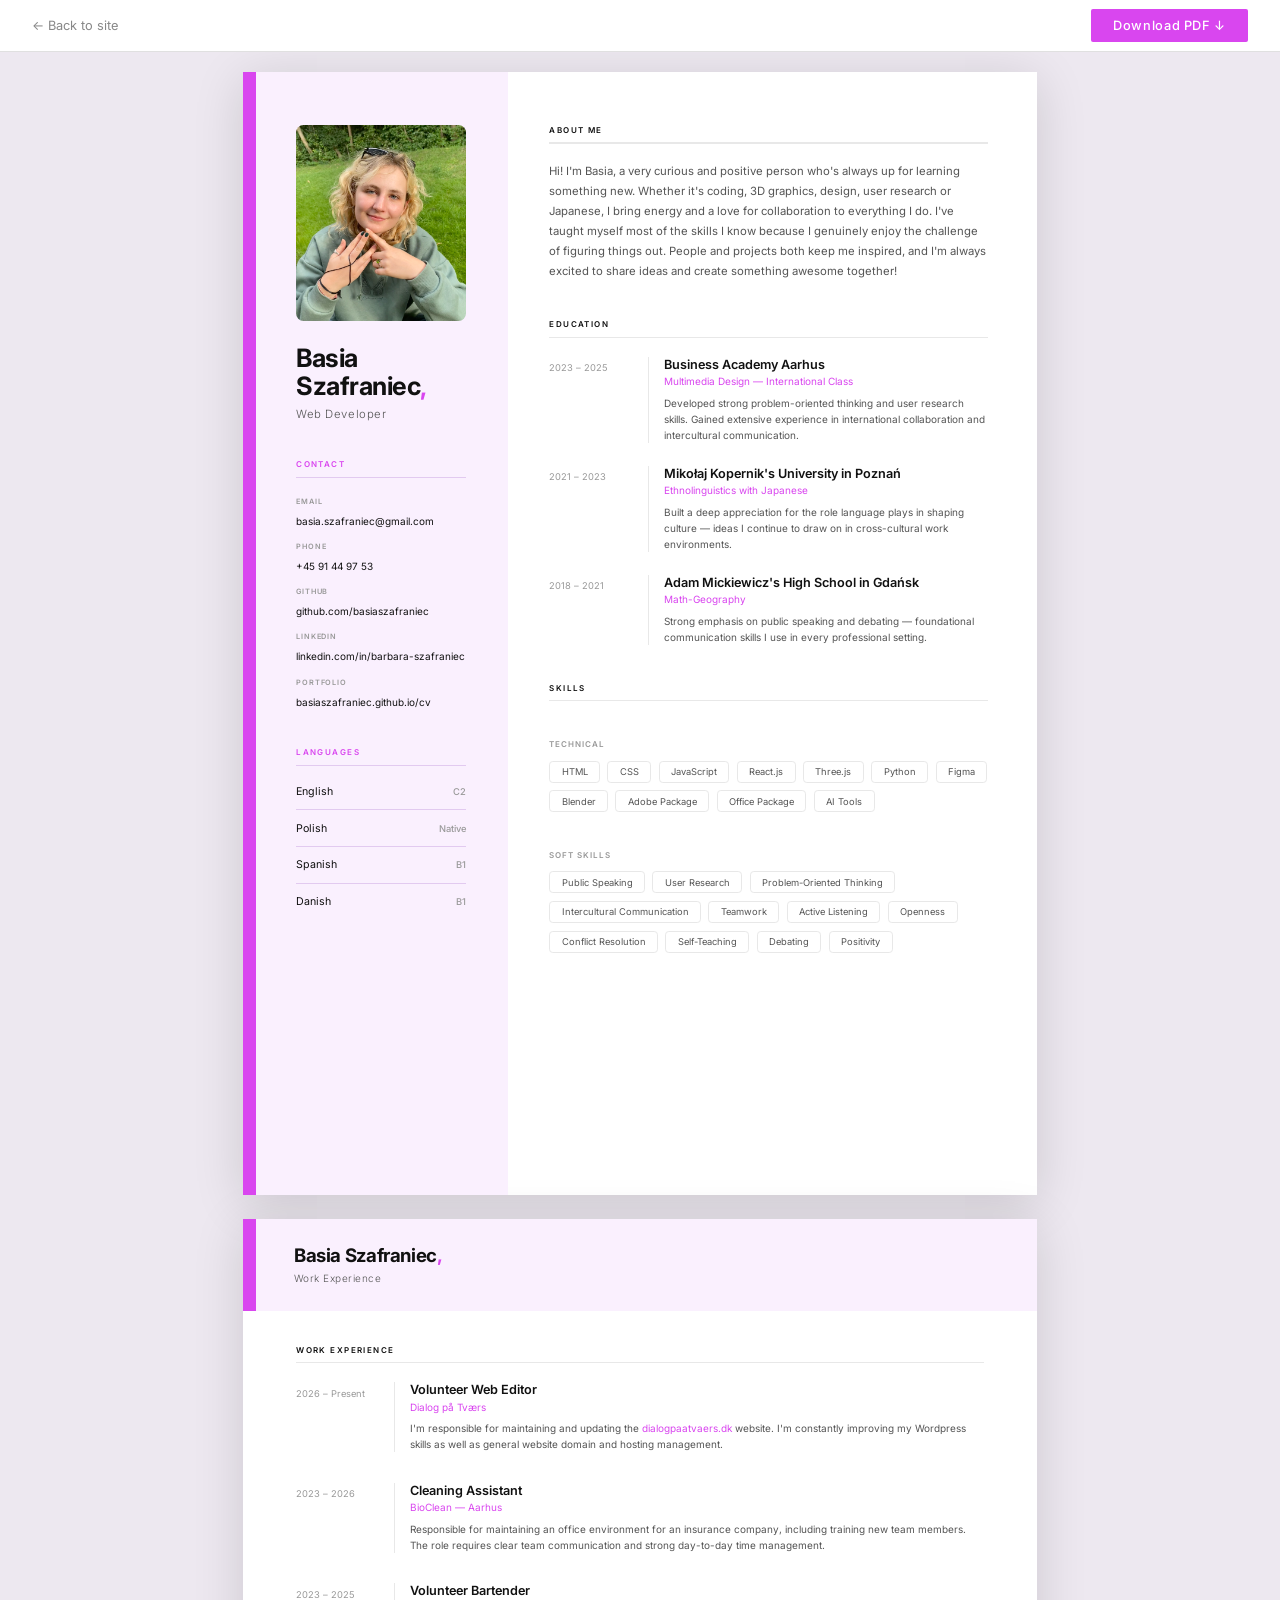
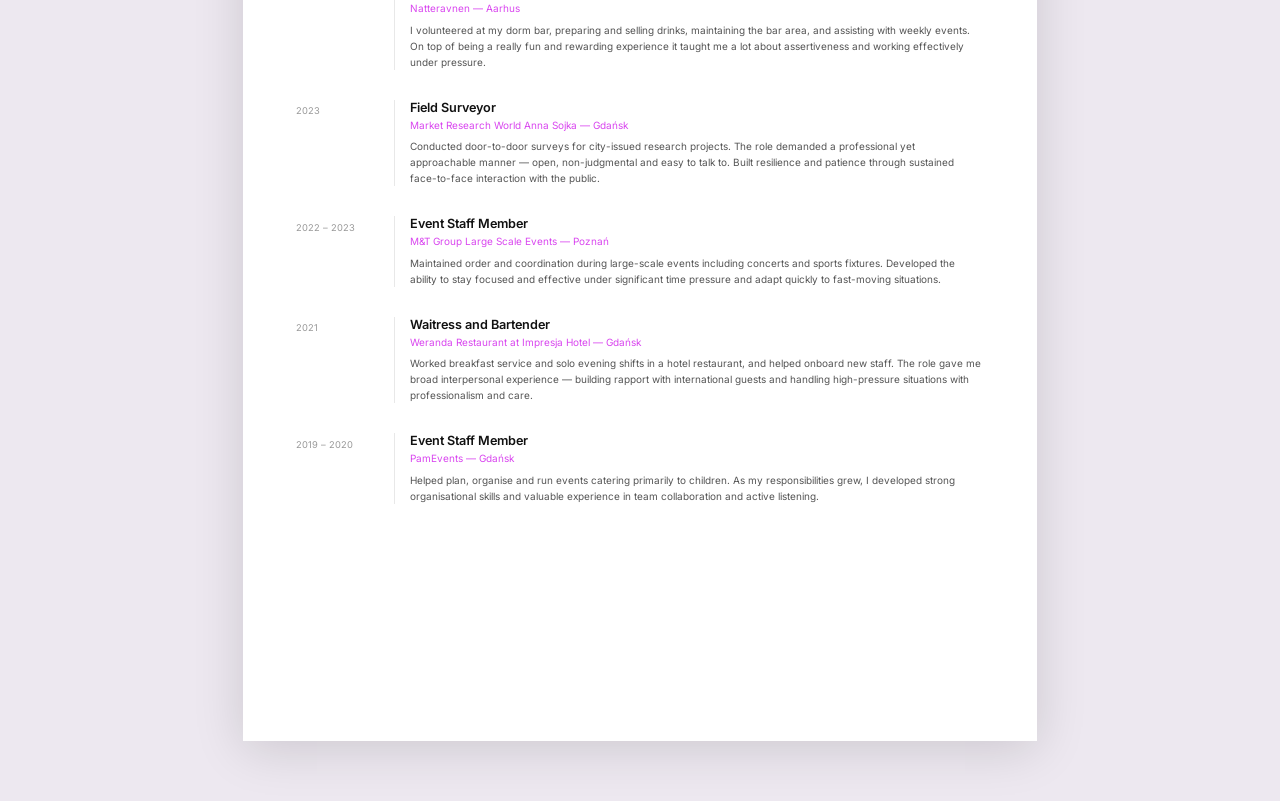
<file: cv-download.html>
<!DOCTYPE html>
<html lang="en">
<head>
    <meta charset="UTF-8">
    <meta name="viewport" content="width=device-width, initial-scale=1.0">
    <title>Basia Szafraniec — CV</title>
    <link rel="preconnect" href="https://fonts.googleapis.com">
    <link rel="preconnect" href="https://fonts.gstatic.com" crossorigin>
    <link href="https://fonts.googleapis.com/css2?family=Inter:wght@300;400;500;600;700&display=swap" rel="stylesheet">
    <style>
        /* ── Reset ─────────────────────────── */
        *, *::before, *::after { box-sizing: border-box; margin: 0; padding: 0; }

        :root {
            --pink:       #d946ef;
            --pink-light: #faf0fe;
            --text:       #111111;
            --muted:      #555555;
            --light:      #999999;
            --border:     #e8e8e8;
        }

        body {
            font-family: 'Inter', system-ui, sans-serif;
            background: #ede8f0;
            -webkit-print-color-adjust: exact;
            print-color-adjust: exact;
        }

        a { color: var(--pink); text-decoration: none; }

        /* ── Screen print-bar ───────────────── */
        .print-bar {
            position: fixed;
            top: 0; left: 0; right: 0;
            height: 52px;
            background: #fff;
            border-bottom: 1px solid #e0e0e0;
            display: flex;
            align-items: center;
            justify-content: space-between;
            padding: 0 32px;
            z-index: 999;
            gap: 16px;
        }

        .print-bar-left {
            display: flex;
            align-items: center;
            gap: 20px;
        }

        .print-bar a {
            font-size: 0.8rem;
            color: #888;
            text-decoration: none;
            transition: color 0.2s;
        }

        .print-bar a:hover { color: var(--text); }

        .print-note {
            font-size: 0.72rem;
            color: #aaa;
        }

        .btn-download {
            padding: 9px 22px;
            background: var(--pink);
            color: #fff;
            border: none;
            border-radius: 2px;
            font-family: inherit;
            font-size: 0.8rem;
            font-weight: 500;
            letter-spacing: 0.05em;
            cursor: pointer;
            transition: opacity 0.2s;
        }

        .btn-download:hover { opacity: 0.85; }

        /* ── Page wrapper ───────────────────── */
        .page-wrapper {
            display: flex;
            flex-direction: column;
            align-items: center;
            gap: 24px;
            padding: 72px 20px 60px;
        }

        /* ── CV page — locked to A4 ─────────── */
        .cv-page {
            width: 210mm;
            height: 297mm;
            overflow: hidden;
            background: #fff;
            display: flex;
            box-shadow: 0 8px 48px rgba(0,0,0,0.14);
        }

        /* ── Left sidebar ───────────────────── */
        .sidebar {
            width: 70mm;
            flex-shrink: 0;
            background: var(--pink-light);
            padding: 14mm 11mm 14mm 14mm;
            display: flex;
            flex-direction: column;
            justify-content:baseline;
            gap: 10mm;
            position: relative;
        }

        .sidebar::before {
            content: '';
            position: absolute;
            left: 0; top: 0; bottom: 0;
            width: 3.5mm;
            background: var(--pink);
        }

        /* Group 1: photo + identity */
        .sidebar-identity {}

        /* Photo */
        .cv-photo {
            width: 100%;
            height: 52mm;
            object-fit: cover;
            object-position: top center;
            border-radius: 2mm;
            display: block;
            margin-bottom: 6mm;
        }

        .cv-name {
            font-size: 19pt;
            font-weight: 700;
            line-height: 1.1;
            letter-spacing: -0.02em;
            color: var(--text);
            margin-bottom: 2mm;
        }

        .cv-name .comma { color: var(--pink); }

        .cv-role {
            font-size: 8.5pt;
            font-weight: 300;
            color: var(--muted);
            letter-spacing: 0.05em;
        }

        /* Section label */
        .s-label {
            font-size: 6pt;
            font-weight: 600;
            letter-spacing: 0.18em;
            text-transform: uppercase;
            color: var(--pink);
            margin-bottom: 2mm;
        }

        .s-rule {
            height: 0.3mm;
            background: #e2caf0;
            margin-bottom: 5mm;
        }

        /* Contact items */
        .contact-item { margin-bottom: 3.5mm; }
        .contact-item:last-child { margin-bottom: 0; }

        .contact-item-label {
            font-size: 5.5pt;
            font-weight: 600;
            letter-spacing: 0.12em;
            text-transform: uppercase;
            color: var(--light);
            display: block;
            margin-bottom: 0.8mm;
        }

        .contact-item-val {
            font-size: 7.5pt;
            color: var(--text);
            word-break: break-all;
            line-height: 1.5;
        }

        /* Language items */
        .lang-item {
            display: flex;
            justify-content: space-between;
            align-items: baseline;
            padding-bottom: 3mm;
            margin-bottom: 3mm;
            border-bottom: 0.3mm solid #e2caf0;
        }

        .lang-item:last-child { border-bottom: none; padding-bottom: 0; margin-bottom: 0; }

        .lang-name  { font-size: 8pt;   color: var(--text);  }
        .lang-level { font-size: 7pt;   color: var(--light); font-weight: 500; }

        /* ── Right main content ─────────────── */
        .cv-main {
            flex: 1;
            padding: 14mm 13mm 14mm 11mm;
            display: flex;
            flex-direction: column;
            justify-content: baseline;
            gap: 10mm;
        }

        /* Section headings */
        .m-label {
            font-size: 6pt;
            font-weight: 600;
            letter-spacing: 0.18em;
            text-transform: uppercase;
            color: var(--text);
            margin-bottom: 2mm;
        }

        .m-rule {
            height: 0.3mm;
            background: var(--border);
            margin-bottom: 5mm;
        }

        /* About */
        .about-text {
            font-size: 8.5pt;
            line-height: 1.75;
            color: var(--muted);
        }

        /* Education items */
        .edu-item {
            display: grid;
            grid-template-columns: 22mm 1fr;
            gap: 0 4mm;
            margin-bottom: 6mm;
        }

        .edu-item:last-child { margin-bottom: 0; }

        .edu-year {
            font-size: 7pt;
            color: var(--light);
            padding-top: 1.2mm;
            line-height: 1.4;
        }

        .edu-right {
            border-left: 0.5mm solid var(--border);
            padding-left: 4mm;
        }

        .edu-school {
            font-size: 9.5pt;
            font-weight: 600;
            color: var(--text);
            margin-bottom: 1mm;
        }

        .edu-field {
            font-size: 7.5pt;
            color: var(--pink);
            display: block;
            margin-bottom: 2mm;
        }

        .edu-desc {
            font-size: 7.5pt;
            color: var(--muted);
            line-height: 1.6;
        }

        /* Skills */
        .skills-subhead {
            font-size: 6pt;
            font-weight: 600;
            letter-spacing: 0.12em;
            text-transform: uppercase;
            color: var(--light);
            margin-bottom: 3mm;
            margin-top: 10mm;
        }

        .skills-subhead + .skills-subhead { margin-top: 5mm; }

        .skill-tags {
            display: flex;
            flex-wrap: wrap;
            gap: 2mm;
        }

        .skill-tag {
            font-size: 7pt;
            padding: 1.2mm 3mm;
            border: 0.3mm solid var(--border);
            border-radius: 1mm;
            color: var(--muted);
        }

        /* ── Page 2 ─────────────────────────── */
        .cv-page-2 {
            break-before: page;
            flex-direction: column;
        }

        /* Small pink name card — top left */
        .p2-card {
            display: inline-flex;
            flex-direction: column;
            background: var(--pink-light);
            border-left: 3.5mm solid var(--pink);
            padding: 7mm 10mm 7mm 10mm;
            margin: 0;
        }

        .p2-card-name {
            font-size: 14pt;
            font-weight: 700;
            line-height: 1.15;
            letter-spacing: -0.02em;
            color: var(--text);
        }

        .p2-card-name .comma { color: var(--pink); }

        .p2-card-sub {
            font-size: 7.5pt;
            font-weight: 300;
            color: var(--muted);
            letter-spacing: 0.05em;
            margin-top: 1.5mm;
        }

        /* Work experience content */
        .p2-body {
            padding: 9mm 14mm 14mm 14mm;
        }

        .p2-body .edu-item {
            margin-bottom: 8mm;
        }

        .p2-body .edu-item:last-child {
            margin-bottom: 0;
        }

        /* ── Print overrides ────────────────── */
        @media print {
            .print-bar { display: none !important; }
            body { background: white; }
            .page-wrapper { padding: 0; gap: 0; }
            .cv-page { box-shadow: none; }
            @page { size: A4; margin: 0; }
        }
    </style>
</head>
<body>

    <!-- ── Screen toolbar ──────────────────── -->
    <div class="print-bar">
        <div class="print-bar-left">
            <a href="index.html">← Back to site</a>
        </div>
        <button class="btn-download" onclick="window.print()">Download PDF ↓</button>
    </div>

    <!-- ── CV page ─────────────────────────── -->
    <div class="page-wrapper">
        <div class="cv-page">

            <!-- ── Sidebar (3 flex groups spread top→bottom) ── -->
            <div class="sidebar">
                <!-- Group 1: identity -->
                <div>
                    <img src="assets/images/prof.png" alt="Basia Szafraniec" class="cv-photo">
                    <div class="cv-name">Basia Szafraniec<span class="comma">,</span></div>
                    <div class="cv-role">Web Developer</div>
                </div>

                <!-- Group 2: contact -->
                <div>
                    <div class="s-label">Contact</div>
                    <div class="s-rule"></div>
                    <div class="contact-item">
                        <span class="contact-item-label">Email</span>
                        <span class="contact-item-val">basia.szafraniec@gmail.com</span>
                    </div>
                    <div class="contact-item">
                        <span class="contact-item-label">Phone</span>
                        <span class="contact-item-val">+45 91 44 97 53</span>
                    </div>
                    <div class="contact-item">
                        <span class="contact-item-label">GitHub</span>
                        <span class="contact-item-val">github.com/basiaszafraniec</span>
                    </div>
                    <div class="contact-item">
                        <span class="contact-item-label">LinkedIn</span>
                        <span class="contact-item-val">linkedin.com/in/barbara-szafraniec</span>
                    </div>
                    <div class="contact-item">
                        <span class="contact-item-label">Portfolio</span>
                        <span class="contact-item-val">basiaszafraniec.github.io/cv</span>
                    </div>
                </div>

                <!-- Group 3: languages -->
                <div>
                    <div class="s-label">Languages</div>
                    <div class="s-rule"></div>
                    <div class="lang-item">
                        <span class="lang-name">English</span>
                        <span class="lang-level">C2</span>
                    </div>
                    <div class="lang-item">
                        <span class="lang-name">Polish</span>
                        <span class="lang-level">Native</span>
                    </div>
                    <div class="lang-item">
                        <span class="lang-name">Spanish</span>
                        <span class="lang-level">B1</span>
                    </div>
                    <div class="lang-item">
                        <span class="lang-name">Danish</span>
                        <span class="lang-level">B1</span>
                    </div>
                </div>
            </div>

            <!-- ── Main content ─────────────── -->
            <div class="cv-main">

                <!-- About -->
                <div class="about-block">
                    <div class="m-label">About Me</div>
                    <div class="m-rule"></div>
                    <p class="about-text">
                        Hi! I'm Basia, a very curious and positive person who's always up for learning something new.
                        Whether it's coding, 3D graphics, design, user research or Japanese, I bring energy and a love
                        for collaboration to everything I do. I've taught myself most of the skills I know because I
                        genuinely enjoy the challenge of figuring things out. People and projects both keep me
                        inspired, and I'm always excited to share ideas and create something awesome together!
                    </p>
                </div>

                <!-- Education -->
                <div class="edu-block">
                    <div class="m-label">Education</div>
                    <div class="m-rule"></div>

                    <div class="edu-item">
                        <span class="edu-year">2023 – 2025</span>
                        <div class="edu-right">
                            <div class="edu-school">Business Academy Aarhus</div>
                            <span class="edu-field">Multimedia Design — International Class</span>
                            <p class="edu-desc">Developed strong problem-oriented thinking and user research skills. Gained extensive experience in international collaboration and intercultural communication.</p>
                        </div>
                    </div>

                    <div class="edu-item">
                        <span class="edu-year">2021 – 2023</span>
                        <div class="edu-right">
                            <div class="edu-school">Mikołaj Kopernik's University in Poznań</div>
                            <span class="edu-field">Ethnolinguistics with Japanese</span>
                            <p class="edu-desc">Built a deep appreciation for the role language plays in shaping culture — ideas I continue to draw on in cross-cultural work environments.</p>
                        </div>
                    </div>

                    <div class="edu-item">
                        <span class="edu-year">2018 – 2021</span>
                        <div class="edu-right">
                            <div class="edu-school">Adam Mickiewicz's High School in Gdańsk</div>
                            <span class="edu-field">Math-Geography</span>
                            <p class="edu-desc">Strong emphasis on public speaking and debating — foundational communication skills I use in every professional setting.</p>
                        </div>
                    </div>
                </div>

                <!-- Skills -->
                <div class="skills-block">
                    <div class="m-label">Skills</div>
                    <div class="m-rule"></div>

                    <div class="skills-subhead">Technical</div>
                    <div class="skill-tags">
                        <span class="skill-tag">HTML</span>
                        <span class="skill-tag">CSS</span>
                        <span class="skill-tag">JavaScript</span>
                        <span class="skill-tag">React.js</span>
                        <span class="skill-tag">Three.js</span>
                        <span class="skill-tag">Python</span>
                        <span class="skill-tag">Figma</span>
                        <span class="skill-tag">Blender</span>
                        <span class="skill-tag">Adobe Package</span>
                        <span class="skill-tag">Office Package</span>
                        <span class="skill-tag">AI Tools</span>
                    </div>

                    <div class="skills-subhead">Soft Skills</div>
                    <div class="skill-tags">
                        <span class="skill-tag">Public Speaking</span>
                        <span class="skill-tag">User Research</span>
                        <span class="skill-tag">Problem-Oriented Thinking</span>
                        <span class="skill-tag">Intercultural Communication</span>
                        <span class="skill-tag">Teamwork</span>
                        <span class="skill-tag">Active Listening</span>
                        <span class="skill-tag">Openness</span>
                        <span class="skill-tag">Conflict Resolution</span>
                        <span class="skill-tag">Self-Teaching</span>
                        <span class="skill-tag">Debating</span>
                        <span class="skill-tag">Positivity</span>
                    </div>
                </div>

            </div><!-- /cv-main -->
        </div><!-- /cv-page p1 -->

        <!-- ── Page 2: Work Experience ────── -->
        <div class="cv-page cv-page-2">

            <!-- Small pink name card, top left -->
            <div class="p2-card">
                <div class="p2-card-name">Basia Szafraniec<span class="comma">,</span></div>
                <div class="p2-card-sub">Work Experience</div>
            </div>

            <!-- Work experience entries -->
            <div class="p2-body">
                <div class="m-label">Work Experience</div>
                <div class="m-rule"></div>

                <div class="edu-item">
                    <span class="edu-year">2026 – Present</span>
                    <div class="edu-right">
                        <div class="edu-school">Volunteer Web Editor</div>
                        <span class="edu-field">Dialog på Tværs</span>
                        <p class="edu-desc">I'm responsible for maintaining and updating the <a href="https://dialogpaatvaers.dk" target="_blank" rel="noopener noreferrer">dialogpaatvaers.dk</a> website. I'm constantly improving my Wordpress skills as well as general website domain and hosting management.</p>
                    </div>
                </div>
                <div class="edu-item">
                    <span class="edu-year">2023 – 2026</span>
                    <div class="edu-right">
                        <div class="edu-school">Cleaning Assistant</div>
                        <span class="edu-field">BioClean — Aarhus</span>
                        <p class="edu-desc">Responsible for maintaining an office environment for an insurance company, including training new team members. The role requires clear team communication and strong day-to-day time management.</p>
                    </div>
                </div>
                <div class="edu-item">
                    <span class="edu-year">2023 – 2025</span>
                    <div class="edu-right">
                        <div class="edu-school">Volunteer Bartender</div>
                        <span class="edu-field">Natteravnen — Aarhus</span>
                        <p class="edu-desc">I volunteered at my dorm bar, preparing and selling drinks, maintaining the bar area, and assisting with weekly events. On top of being a really fun and rewarding experience it taught me a lot about assertiveness and working effectively under pressure.</p>
                    </div>
                </div>

                <div class="edu-item">
                    <span class="edu-year">2023</span>
                    <div class="edu-right">
                        <div class="edu-school">Field Surveyor</div>
                        <span class="edu-field">Market Research World Anna Sojka — Gdańsk</span>
                        <p class="edu-desc">Conducted door-to-door surveys for city-issued research projects. The role demanded a professional yet approachable manner — open, non-judgmental and easy to talk to. Built resilience and patience through sustained face-to-face interaction with the public.</p>
                    </div>
                </div>

                <div class="edu-item">
                    <span class="edu-year">2022 – 2023</span>
                    <div class="edu-right">
                        <div class="edu-school">Event Staff Member</div>
                        <span class="edu-field">M&T Group Large Scale Events — Poznań</span>
                        <p class="edu-desc">Maintained order and coordination during large-scale events including concerts and sports fixtures. Developed the ability to stay focused and effective under significant time pressure and adapt quickly to fast-moving situations.</p>
                    </div>
                </div>

                <div class="edu-item">
                    <span class="edu-year">2021</span>
                    <div class="edu-right">
                        <div class="edu-school">Waitress and Bartender</div>
                        <span class="edu-field">Weranda Restaurant at Impresja Hotel — Gdańsk</span>
                        <p class="edu-desc">Worked breakfast service and solo evening shifts in a hotel restaurant, and helped onboard new staff. The role gave me broad interpersonal experience — building rapport with international guests and handling high-pressure situations with professionalism and care.</p>
                    </div>
                </div>

                <div class="edu-item">
                    <span class="edu-year">2019 – 2020</span>
                    <div class="edu-right">
                        <div class="edu-school">Event Staff Member</div>
                        <span class="edu-field">PamEvents — Gdańsk</span>
                        <p class="edu-desc">Helped plan, organise and run events catering primarily to children. As my responsibilities grew, I developed strong organisational skills and valuable experience in team collaboration and active listening.</p>
                    </div>
                </div>

            </div><!-- /p2-body -->
        </div><!-- /cv-page p2 -->

    </div><!-- /page-wrapper -->

</body>
</html>
</file>
